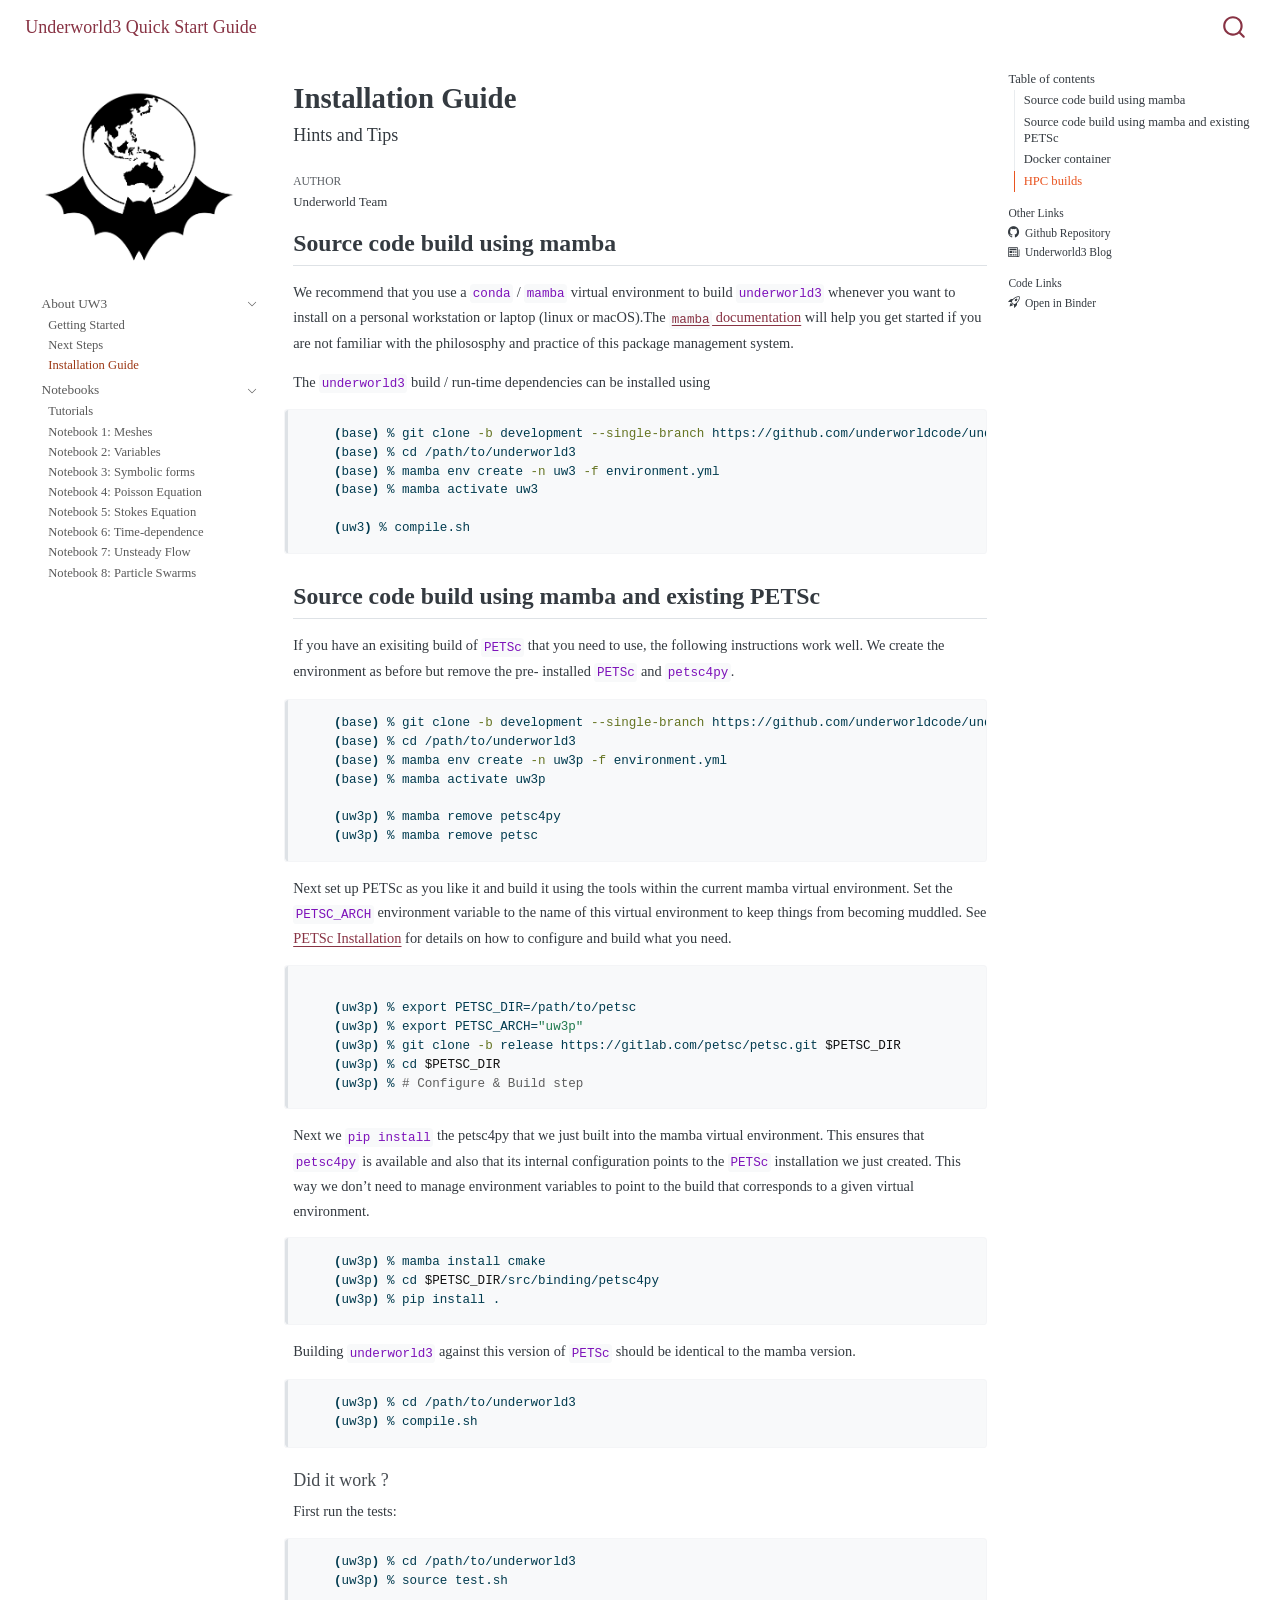
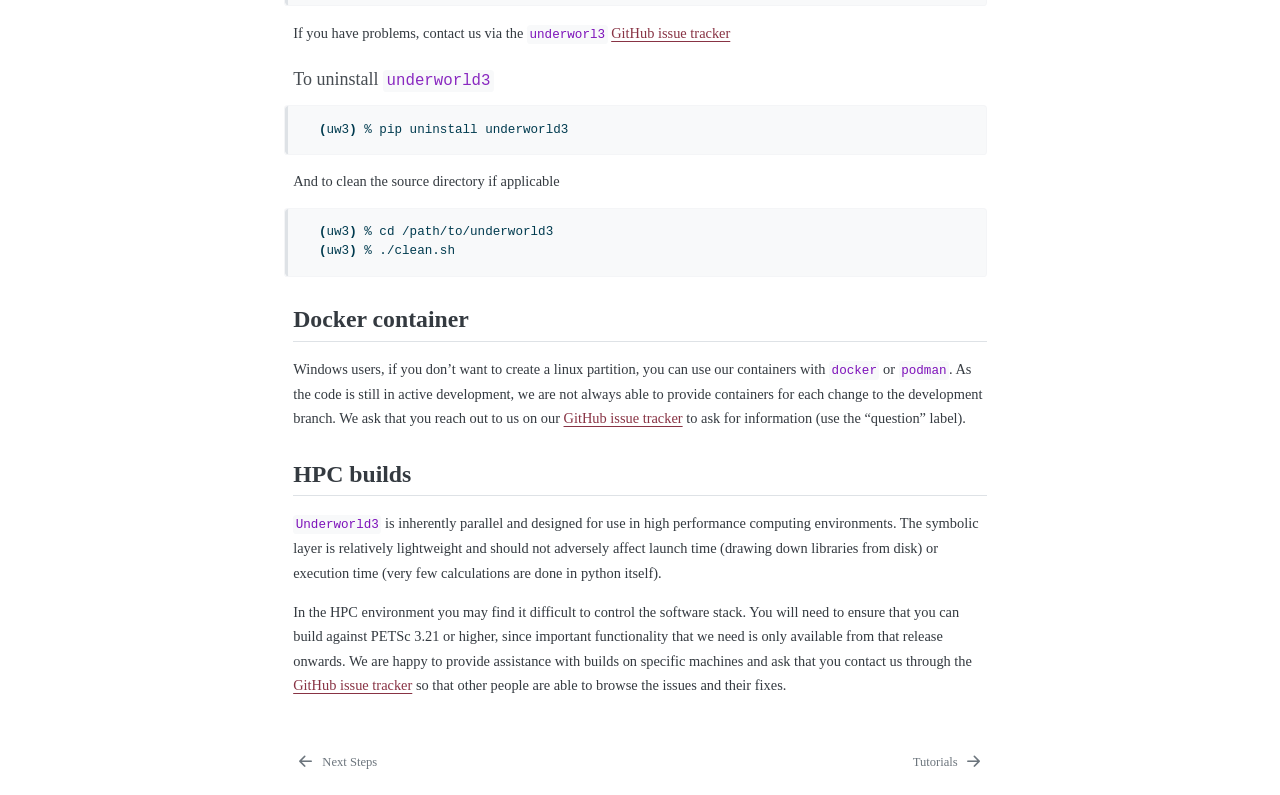
<file: development/_quickstart/Installation.html>
<!DOCTYPE html>
<html xmlns="http://www.w3.org/1999/xhtml" lang="en" xml:lang="en"><head>

<meta charset="utf-8">
<meta name="generator" content="quarto-1.7.32">

<meta name="viewport" content="width=device-width, initial-scale=1.0, user-scalable=yes">


<title>Installation Guide – Underworld3 Quick Start Guide</title>
<style>
code{white-space: pre-wrap;}
span.smallcaps{font-variant: small-caps;}
div.columns{display: flex; gap: min(4vw, 1.5em);}
div.column{flex: auto; overflow-x: auto;}
div.hanging-indent{margin-left: 1.5em; text-indent: -1.5em;}
ul.task-list{list-style: none;}
ul.task-list li input[type="checkbox"] {
  width: 0.8em;
  margin: 0 0.8em 0.2em -1em; /* quarto-specific, see https://github.com/quarto-dev/quarto-cli/issues/4556 */ 
  vertical-align: middle;
}
/* CSS for syntax highlighting */
html { -webkit-text-size-adjust: 100%; }
pre > code.sourceCode { white-space: pre; position: relative; }
pre > code.sourceCode > span { display: inline-block; line-height: 1.25; }
pre > code.sourceCode > span:empty { height: 1.2em; }
.sourceCode { overflow: visible; }
code.sourceCode > span { color: inherit; text-decoration: inherit; }
div.sourceCode { margin: 1em 0; }
pre.sourceCode { margin: 0; }
@media screen {
div.sourceCode { overflow: auto; }
}
@media print {
pre > code.sourceCode { white-space: pre-wrap; }
pre > code.sourceCode > span { text-indent: -5em; padding-left: 5em; }
}
pre.numberSource code
  { counter-reset: source-line 0; }
pre.numberSource code > span
  { position: relative; left: -4em; counter-increment: source-line; }
pre.numberSource code > span > a:first-child::before
  { content: counter(source-line);
    position: relative; left: -1em; text-align: right; vertical-align: baseline;
    border: none; display: inline-block;
    -webkit-touch-callout: none; -webkit-user-select: none;
    -khtml-user-select: none; -moz-user-select: none;
    -ms-user-select: none; user-select: none;
    padding: 0 4px; width: 4em;
  }
pre.numberSource { margin-left: 3em;  padding-left: 4px; }
div.sourceCode
  {   }
@media screen {
pre > code.sourceCode > span > a:first-child::before { text-decoration: underline; }
}
</style>


<script src="site_libs/quarto-nav/quarto-nav.js"></script>
<script src="site_libs/quarto-nav/headroom.min.js"></script>
<script src="site_libs/clipboard/clipboard.min.js"></script>
<script src="site_libs/quarto-search/autocomplete.umd.js"></script>
<script src="site_libs/quarto-search/fuse.min.js"></script>
<script src="site_libs/quarto-search/quarto-search.js"></script>
<meta name="quarto:offset" content="./">
<link href="./Notebooks/Notebook_Index.html" rel="next">
<link href="./NextSteps.html" rel="prev">
<script src="site_libs/quarto-html/quarto.js" type="module"></script>
<script src="site_libs/quarto-html/tabsets/tabsets.js" type="module"></script>
<script src="site_libs/quarto-html/popper.min.js"></script>
<script src="site_libs/quarto-html/tippy.umd.min.js"></script>
<script src="site_libs/quarto-html/anchor.min.js"></script>
<link href="site_libs/quarto-html/tippy.css" rel="stylesheet">
<link href="site_libs/quarto-html/quarto-syntax-highlighting-37eea08aefeeee20ff55810ff984fec1.css" rel="stylesheet" id="quarto-text-highlighting-styles">
<script src="site_libs/bootstrap/bootstrap.min.js"></script>
<link href="site_libs/bootstrap/bootstrap-icons.css" rel="stylesheet">
<link href="site_libs/bootstrap/bootstrap-76f2b820780123f3617447b9c3525452.min.css" rel="stylesheet" append-hash="true" id="quarto-bootstrap" data-mode="light">
<script id="quarto-search-options" type="application/json">{
  "location": "navbar",
  "copy-button": false,
  "collapse-after": 3,
  "panel-placement": "end",
  "type": "overlay",
  "limit": 50,
  "keyboard-shortcut": [
    "f",
    "/",
    "s"
  ],
  "show-item-context": false,
  "language": {
    "search-no-results-text": "No results",
    "search-matching-documents-text": "matching documents",
    "search-copy-link-title": "Copy link to search",
    "search-hide-matches-text": "Hide additional matches",
    "search-more-match-text": "more match in this document",
    "search-more-matches-text": "more matches in this document",
    "search-clear-button-title": "Clear",
    "search-text-placeholder": "",
    "search-detached-cancel-button-title": "Cancel",
    "search-submit-button-title": "Submit",
    "search-label": "Search"
  }
}</script>


</head>

<body class="nav-sidebar floating nav-fixed quarto-light">

<div id="quarto-search-results"></div>
  <header id="quarto-header" class="headroom fixed-top">
    <nav class="navbar navbar-expand-lg " data-bs-theme="dark">
      <div class="navbar-container container-fluid">
      <div class="navbar-brand-container mx-auto">
    <a class="navbar-brand" href="./index.html">
    <span class="navbar-title">Underworld3 Quick Start Guide</span>
    </a>
  </div>
        <div class="quarto-navbar-tools tools-end">
</div>
          <div id="quarto-search" class="" title="Search"></div>
      </div> <!-- /container-fluid -->
    </nav>
  <nav class="quarto-secondary-nav">
    <div class="container-fluid d-flex">
      <button type="button" class="quarto-btn-toggle btn" data-bs-toggle="collapse" role="button" data-bs-target=".quarto-sidebar-collapse-item" aria-controls="quarto-sidebar" aria-expanded="false" aria-label="Toggle sidebar navigation" onclick="if (window.quartoToggleHeadroom) { window.quartoToggleHeadroom(); }">
        <i class="bi bi-layout-text-sidebar-reverse"></i>
      </button>
        <a class="flex-grow-1 no-decor" role="navigation" data-bs-toggle="collapse" data-bs-target=".quarto-sidebar-collapse-item" aria-controls="quarto-sidebar" aria-expanded="false" aria-label="Toggle sidebar navigation" onclick="if (window.quartoToggleHeadroom) { window.quartoToggleHeadroom(); }">      
          <h1 class="quarto-secondary-nav-title"><span class="chapter-title">Installation Guide</span></h1>
        </a>     
    </div>
  </nav>
</header>
<!-- content -->
<div id="quarto-content" class="quarto-container page-columns page-rows-contents page-layout-article page-navbar">
<!-- sidebar -->
  <nav id="quarto-sidebar" class="sidebar collapse collapse-horizontal quarto-sidebar-collapse-item sidebar-navigation floating overflow-auto">
    <div class="pt-lg-2 mt-2 text-left sidebar-header sidebar-header-stacked">
      <a href="./index.html" class="sidebar-logo-link">
      <img src="./media/MansoursNightmare.png" alt="" class="sidebar-logo py-0 d-lg-inline d-none">
      </a>
      </div>
    <div class="sidebar-menu-container"> 
    <ul class="list-unstyled mt-1">
        <li class="sidebar-item sidebar-item-section">
      <div class="sidebar-item-container"> 
            <a class="sidebar-item-text sidebar-link text-start" data-bs-toggle="collapse" data-bs-target="#quarto-sidebar-section-1" role="navigation" aria-expanded="true">
 <span class="menu-text">About UW3</span></a>
          <a class="sidebar-item-toggle text-start" data-bs-toggle="collapse" data-bs-target="#quarto-sidebar-section-1" role="navigation" aria-expanded="true" aria-label="Toggle section">
            <i class="bi bi-chevron-right ms-2"></i>
          </a> 
      </div>
      <ul id="quarto-sidebar-section-1" class="collapse list-unstyled sidebar-section depth1 show">  
          <li class="sidebar-item">
  <div class="sidebar-item-container"> 
  <a href="./index.html" class="sidebar-item-text sidebar-link"><span class="chapter-title">Getting Started</span></a>
  </div>
</li>
          <li class="sidebar-item">
  <div class="sidebar-item-container"> 
  <a href="./NextSteps.html" class="sidebar-item-text sidebar-link"><span class="chapter-title">Next Steps</span></a>
  </div>
</li>
          <li class="sidebar-item">
  <div class="sidebar-item-container"> 
  <a href="./Installation.html" class="sidebar-item-text sidebar-link active"><span class="chapter-title">Installation Guide</span></a>
  </div>
</li>
      </ul>
  </li>
        <li class="sidebar-item sidebar-item-section">
      <div class="sidebar-item-container"> 
            <a class="sidebar-item-text sidebar-link text-start" data-bs-toggle="collapse" data-bs-target="#quarto-sidebar-section-2" role="navigation" aria-expanded="true">
 <span class="menu-text">Notebooks</span></a>
          <a class="sidebar-item-toggle text-start" data-bs-toggle="collapse" data-bs-target="#quarto-sidebar-section-2" role="navigation" aria-expanded="true" aria-label="Toggle section">
            <i class="bi bi-chevron-right ms-2"></i>
          </a> 
      </div>
      <ul id="quarto-sidebar-section-2" class="collapse list-unstyled sidebar-section depth1 show">  
          <li class="sidebar-item">
  <div class="sidebar-item-container"> 
  <a href="./Notebooks/Notebook_Index.html" class="sidebar-item-text sidebar-link"><span class="chapter-title">Tutorials</span></a>
  </div>
</li>
          <li class="sidebar-item">
  <div class="sidebar-item-container"> 
  <a href="./Notebooks/1-Meshes.html" class="sidebar-item-text sidebar-link"><span class="chapter-title">Notebook 1: Meshes</span></a>
  </div>
</li>
          <li class="sidebar-item">
  <div class="sidebar-item-container"> 
  <a href="./Notebooks/2-Variables.html" class="sidebar-item-text sidebar-link"><span class="chapter-title">Notebook 2: Variables</span></a>
  </div>
</li>
          <li class="sidebar-item">
  <div class="sidebar-item-container"> 
  <a href="./Notebooks/3-Symbolic_Forms.html" class="sidebar-item-text sidebar-link"><span class="chapter-title">Notebook 3: Symbolic forms</span></a>
  </div>
</li>
          <li class="sidebar-item">
  <div class="sidebar-item-container"> 
  <a href="./Notebooks/4-Solvers.html" class="sidebar-item-text sidebar-link"><span class="chapter-title">Notebook 4: Poisson Equation</span></a>
  </div>
</li>
          <li class="sidebar-item">
  <div class="sidebar-item-container"> 
  <a href="./Notebooks/5-Solvers.html" class="sidebar-item-text sidebar-link"><span class="chapter-title">Notebook 5: Stokes Equation</span></a>
  </div>
</li>
          <li class="sidebar-item">
  <div class="sidebar-item-container"> 
  <a href="./Notebooks/6-Timestepping.html" class="sidebar-item-text sidebar-link"><span class="chapter-title">Notebook 6: Time-dependence</span></a>
  </div>
</li>
          <li class="sidebar-item">
  <div class="sidebar-item-container"> 
  <a href="./Notebooks/7-Unsteady_Flow.html" class="sidebar-item-text sidebar-link"><span class="chapter-title">Notebook 7: Unsteady Flow</span></a>
  </div>
</li>
          <li class="sidebar-item">
  <div class="sidebar-item-container"> 
  <a href="./Notebooks/8-Particle_Swarms.html" class="sidebar-item-text sidebar-link"><span class="chapter-title">Notebook 8: Particle Swarms</span></a>
  </div>
</li>
      </ul>
  </li>
    </ul>
    </div>
</nav>
<div id="quarto-sidebar-glass" class="quarto-sidebar-collapse-item" data-bs-toggle="collapse" data-bs-target=".quarto-sidebar-collapse-item"></div>
<!-- margin-sidebar -->
    <div id="quarto-margin-sidebar" class="sidebar margin-sidebar">
        <nav id="TOC" role="doc-toc" class="toc-active">
    <h2 id="toc-title">Table of contents</h2>
   
  <ul>
  <li><a href="#source-code-build-using-mamba" id="toc-source-code-build-using-mamba" class="nav-link active" data-scroll-target="#source-code-build-using-mamba">Source code build using mamba</a></li>
  <li><a href="#source-code-build-using-mamba-and-existing-petsc" id="toc-source-code-build-using-mamba-and-existing-petsc" class="nav-link" data-scroll-target="#source-code-build-using-mamba-and-existing-petsc">Source code build using mamba and existing PETSc</a></li>
  <li><a href="#docker-container" id="toc-docker-container" class="nav-link" data-scroll-target="#docker-container">Docker container</a></li>
  <li><a href="#hpc-builds" id="toc-hpc-builds" class="nav-link" data-scroll-target="#hpc-builds">HPC builds</a></li>
  </ul>
<div class="quarto-other-links"><h2>Other Links</h2><ul><li><a href="https://github.com/underworldcode/underworld3"><i class="bi bi-github"></i>Github Repository</a></li><li><a href="https://www.underworlcode.org"><i class="bi bi-newspaper"></i>Underworld3 Blog</a></li></ul></div><div class="quarto-code-links"><h2>Code Links</h2><ul><li><a href="https://mybinder.org/v2/gh/underworld-community/uw3-demo-launcher/HEAD?labpath=underworld3%2Fdocs%2Fuser%2FNotebooks%2FNotebook_Index.ipynb"><i class="bi bi-rocket-takeoff"></i>Open in Binder</a></li></ul></div></nav>
    </div>
<!-- main -->
<main class="content" id="quarto-document-content">

<header id="title-block-header" class="quarto-title-block default">
<div class="quarto-title">
<h1 class="title d-none d-lg-block"><span class="chapter-title">Installation Guide</span></h1>
<p class="subtitle lead">Hints and Tips</p>
</div>



<div class="quarto-title-meta">

    <div>
    <div class="quarto-title-meta-heading">Author</div>
    <div class="quarto-title-meta-contents">
             <p>Underworld Team </p>
          </div>
  </div>
    
  
    
  </div>
  


</header>


<section id="source-code-build-using-mamba" class="level2">
<h2 class="anchored" data-anchor-id="source-code-build-using-mamba">Source code build using mamba</h2>
<p>We recommend that you use a <code>conda</code> / <code>mamba</code> virtual environment to build <code>underworld3</code> whenever you want to install on a personal workstation or laptop (linux or macOS).The <a href="https://mamba.readthedocs.io/en/latest/index.html"><code>mamba</code> documentation</a> will help you get started if you are not familiar with the philososphy and practice of this package management system.</p>
<p>The <code>underworld3</code> build / run-time dependencies can be installed using</p>
<div class="sourceCode" id="cb1"><pre class="sourceCode bash code-with-copy"><code class="sourceCode bash"><span id="cb1-1"><a href="#cb1-1" aria-hidden="true" tabindex="-1"></a>    <span class="kw">(</span><span class="ex">base</span><span class="kw">)</span> <span class="ex">%</span> git clone <span class="at">-b</span> development <span class="at">--single-branch</span> https://github.com/underworldcode/underworld3 /path/to/underworld3</span>
<span id="cb1-2"><a href="#cb1-2" aria-hidden="true" tabindex="-1"></a>    <span class="kw">(</span><span class="ex">base</span><span class="kw">)</span> <span class="ex">%</span> cd /path/to/underworld3</span>
<span id="cb1-3"><a href="#cb1-3" aria-hidden="true" tabindex="-1"></a>    <span class="kw">(</span><span class="ex">base</span><span class="kw">)</span> <span class="ex">%</span> mamba env create <span class="at">-n</span> uw3 <span class="at">-f</span> environment.yml</span>
<span id="cb1-4"><a href="#cb1-4" aria-hidden="true" tabindex="-1"></a>    <span class="kw">(</span><span class="ex">base</span><span class="kw">)</span> <span class="ex">%</span> mamba activate uw3</span>
<span id="cb1-5"><a href="#cb1-5" aria-hidden="true" tabindex="-1"></a></span>
<span id="cb1-6"><a href="#cb1-6" aria-hidden="true" tabindex="-1"></a>    <span class="kw">(</span><span class="ex">uw3</span><span class="kw">)</span> <span class="ex">%</span> compile.sh</span></code><button title="Copy to Clipboard" class="code-copy-button"><i class="bi"></i></button></pre></div>
</section>
<section id="source-code-build-using-mamba-and-existing-petsc" class="level2">
<h2 class="anchored" data-anchor-id="source-code-build-using-mamba-and-existing-petsc">Source code build using mamba and existing PETSc</h2>
<p>If you have an exisiting build of <code>PETSc</code> that you need to use, the following instructions work well. We create the environment as before but remove the pre- installed <code>PETSc</code> and <code>petsc4py</code>.</p>
<div class="sourceCode" id="cb2"><pre class="sourceCode bash code-with-copy"><code class="sourceCode bash"><span id="cb2-1"><a href="#cb2-1" aria-hidden="true" tabindex="-1"></a>    <span class="kw">(</span><span class="ex">base</span><span class="kw">)</span> <span class="ex">%</span> git clone <span class="at">-b</span> development <span class="at">--single-branch</span> https://github.com/underworldcode/underworld3 /path/to/underworld3</span>
<span id="cb2-2"><a href="#cb2-2" aria-hidden="true" tabindex="-1"></a>    <span class="kw">(</span><span class="ex">base</span><span class="kw">)</span> <span class="ex">%</span> cd /path/to/underworld3</span>
<span id="cb2-3"><a href="#cb2-3" aria-hidden="true" tabindex="-1"></a>    <span class="kw">(</span><span class="ex">base</span><span class="kw">)</span> <span class="ex">%</span> mamba env create <span class="at">-n</span> uw3p <span class="at">-f</span> environment.yml</span>
<span id="cb2-4"><a href="#cb2-4" aria-hidden="true" tabindex="-1"></a>    <span class="kw">(</span><span class="ex">base</span><span class="kw">)</span> <span class="ex">%</span> mamba activate uw3p</span>
<span id="cb2-5"><a href="#cb2-5" aria-hidden="true" tabindex="-1"></a></span>
<span id="cb2-6"><a href="#cb2-6" aria-hidden="true" tabindex="-1"></a>    <span class="kw">(</span><span class="ex">uw3p</span><span class="kw">)</span> <span class="ex">%</span> mamba remove petsc4py</span>
<span id="cb2-7"><a href="#cb2-7" aria-hidden="true" tabindex="-1"></a>    <span class="kw">(</span><span class="ex">uw3p</span><span class="kw">)</span> <span class="ex">%</span> mamba remove petsc</span></code><button title="Copy to Clipboard" class="code-copy-button"><i class="bi"></i></button></pre></div>
<p>Next set up PETSc as you like it and build it using the tools within the current mamba virtual environment. Set the <code>PETSC_ARCH</code> environment variable to the name of this virtual environment to keep things from becoming muddled. See <a href="">PETSc Installation</a> for details on how to configure and build what you need.</p>
<div class="sourceCode" id="cb3"><pre class="sourceCode bash code-with-copy"><code class="sourceCode bash"><span id="cb3-1"><a href="#cb3-1" aria-hidden="true" tabindex="-1"></a></span>
<span id="cb3-2"><a href="#cb3-2" aria-hidden="true" tabindex="-1"></a>    <span class="kw">(</span><span class="ex">uw3p</span><span class="kw">)</span> <span class="ex">%</span> export PETSC_DIR=/path/to/petsc</span>
<span id="cb3-3"><a href="#cb3-3" aria-hidden="true" tabindex="-1"></a>    <span class="kw">(</span><span class="ex">uw3p</span><span class="kw">)</span> <span class="ex">%</span> export PETSC_ARCH=<span class="st">"uw3p"</span></span>
<span id="cb3-4"><a href="#cb3-4" aria-hidden="true" tabindex="-1"></a>    <span class="kw">(</span><span class="ex">uw3p</span><span class="kw">)</span> <span class="ex">%</span> git clone <span class="at">-b</span> release https://gitlab.com/petsc/petsc.git <span class="va">$PETSC_DIR</span></span>
<span id="cb3-5"><a href="#cb3-5" aria-hidden="true" tabindex="-1"></a>    <span class="kw">(</span><span class="ex">uw3p</span><span class="kw">)</span> <span class="ex">%</span> cd <span class="va">$PETSC_DIR</span></span>
<span id="cb3-6"><a href="#cb3-6" aria-hidden="true" tabindex="-1"></a>    <span class="kw">(</span><span class="ex">uw3p</span><span class="kw">)</span> <span class="ex">%</span> <span class="co"># Configure &amp; Build step</span></span></code><button title="Copy to Clipboard" class="code-copy-button"><i class="bi"></i></button></pre></div>
<p>Next we <code>pip install</code> the petsc4py that we just built into the mamba virtual environment. This ensures that <code>petsc4py</code> is available and also that its internal configuration points to the <code>PETSc</code> installation we just created. This way we don’t need to manage environment variables to point to the build that corresponds to a given virtual environment.</p>
<div class="sourceCode" id="cb4"><pre class="sourceCode bash code-with-copy"><code class="sourceCode bash"><span id="cb4-1"><a href="#cb4-1" aria-hidden="true" tabindex="-1"></a>    <span class="kw">(</span><span class="ex">uw3p</span><span class="kw">)</span> <span class="ex">%</span> mamba install cmake</span>
<span id="cb4-2"><a href="#cb4-2" aria-hidden="true" tabindex="-1"></a>    <span class="kw">(</span><span class="ex">uw3p</span><span class="kw">)</span> <span class="ex">%</span> cd <span class="va">$PETSC_DIR</span>/src/binding/petsc4py</span>
<span id="cb4-3"><a href="#cb4-3" aria-hidden="true" tabindex="-1"></a>    <span class="kw">(</span><span class="ex">uw3p</span><span class="kw">)</span> <span class="ex">%</span> pip install .</span></code><button title="Copy to Clipboard" class="code-copy-button"><i class="bi"></i></button></pre></div>
<p>Building <code>underworld3</code> against this version of <code>PETSc</code> should be identical to the mamba version.</p>
<div class="sourceCode" id="cb5"><pre class="sourceCode bash code-with-copy"><code class="sourceCode bash"><span id="cb5-1"><a href="#cb5-1" aria-hidden="true" tabindex="-1"></a>    <span class="kw">(</span><span class="ex">uw3p</span><span class="kw">)</span> <span class="ex">%</span> cd /path/to/underworld3</span>
<span id="cb5-2"><a href="#cb5-2" aria-hidden="true" tabindex="-1"></a>    <span class="kw">(</span><span class="ex">uw3p</span><span class="kw">)</span> <span class="ex">%</span> compile.sh</span></code><button title="Copy to Clipboard" class="code-copy-button"><i class="bi"></i></button></pre></div>
<section id="did-it-work" class="level4">
<h4 class="anchored" data-anchor-id="did-it-work">Did it work ?</h4>
<p>First run the tests:</p>
<div class="sourceCode" id="cb6"><pre class="sourceCode bash code-with-copy"><code class="sourceCode bash"><span id="cb6-1"><a href="#cb6-1" aria-hidden="true" tabindex="-1"></a>    <span class="kw">(</span><span class="ex">uw3p</span><span class="kw">)</span> <span class="ex">%</span> cd /path/to/underworld3</span>
<span id="cb6-2"><a href="#cb6-2" aria-hidden="true" tabindex="-1"></a>    <span class="kw">(</span><span class="ex">uw3p</span><span class="kw">)</span> <span class="ex">%</span> source test.sh</span></code><button title="Copy to Clipboard" class="code-copy-button"><i class="bi"></i></button></pre></div>
<p>If you have problems, contact us via the <code>underworl3</code> <a href="https://github.com/underworldcode/underworld3/issues">GitHub issue tracker</a></p>
</section>
<section id="to-uninstall-underworld3" class="level4">
<h4 class="anchored" data-anchor-id="to-uninstall-underworld3">To uninstall <code>underworld3</code></h4>
<div class="sourceCode" id="cb7"><pre class="sourceCode bash code-with-copy"><code class="sourceCode bash"><span id="cb7-1"><a href="#cb7-1" aria-hidden="true" tabindex="-1"></a>  <span class="kw">(</span><span class="ex">uw3</span><span class="kw">)</span> <span class="ex">%</span> pip uninstall underworld3</span></code><button title="Copy to Clipboard" class="code-copy-button"><i class="bi"></i></button></pre></div>
<p>And to clean the source directory if applicable</p>
<div class="sourceCode" id="cb8"><pre class="sourceCode bash code-with-copy"><code class="sourceCode bash"><span id="cb8-1"><a href="#cb8-1" aria-hidden="true" tabindex="-1"></a>  <span class="kw">(</span><span class="ex">uw3</span><span class="kw">)</span> <span class="ex">%</span> cd /path/to/underworld3</span>
<span id="cb8-2"><a href="#cb8-2" aria-hidden="true" tabindex="-1"></a>  <span class="kw">(</span><span class="ex">uw3</span><span class="kw">)</span> <span class="ex">%</span> ./clean.sh</span></code><button title="Copy to Clipboard" class="code-copy-button"><i class="bi"></i></button></pre></div>
</section>
</section>
<section id="docker-container" class="level2">
<h2 class="anchored" data-anchor-id="docker-container">Docker container</h2>
<p>Windows users, if you don’t want to create a linux partition, you can use our containers with <code>docker</code> or <code>podman</code>. As the code is still in active development, we are not always able to provide containers for each change to the development branch. We ask that you reach out to us on our <a href="https://github.com/underworldcode/underworld3/issues">GitHub issue tracker</a> to ask for information (use the “question” label).</p>
</section>
<section id="hpc-builds" class="level2">
<h2 class="anchored" data-anchor-id="hpc-builds">HPC builds</h2>
<p><code>Underworld3</code> is inherently parallel and designed for use in high performance computing environments. The symbolic layer is relatively lightweight and should not adversely affect launch time (drawing down libraries from disk) or execution time (very few calculations are done in python itself).</p>
<p>In the HPC environment you may find it difficult to control the software stack. You will need to ensure that you can build against PETSc 3.21 or higher, since important functionality that we need is only available from that release onwards. We are happy to provide assistance with builds on specific machines and ask that you contact us through the <a href="https://github.com/underworldcode/underworld3/issues">GitHub issue tracker</a> so that other people are able to browse the issues and their fixes.</p>


</section>

</main> <!-- /main -->
<script id="quarto-html-after-body" type="application/javascript">
  window.document.addEventListener("DOMContentLoaded", function (event) {
    const icon = "";
    const anchorJS = new window.AnchorJS();
    anchorJS.options = {
      placement: 'right',
      icon: icon
    };
    anchorJS.add('.anchored');
    const isCodeAnnotation = (el) => {
      for (const clz of el.classList) {
        if (clz.startsWith('code-annotation-')) {                     
          return true;
        }
      }
      return false;
    }
    const onCopySuccess = function(e) {
      // button target
      const button = e.trigger;
      // don't keep focus
      button.blur();
      // flash "checked"
      button.classList.add('code-copy-button-checked');
      var currentTitle = button.getAttribute("title");
      button.setAttribute("title", "Copied!");
      let tooltip;
      if (window.bootstrap) {
        button.setAttribute("data-bs-toggle", "tooltip");
        button.setAttribute("data-bs-placement", "left");
        button.setAttribute("data-bs-title", "Copied!");
        tooltip = new bootstrap.Tooltip(button, 
          { trigger: "manual", 
            customClass: "code-copy-button-tooltip",
            offset: [0, -8]});
        tooltip.show();    
      }
      setTimeout(function() {
        if (tooltip) {
          tooltip.hide();
          button.removeAttribute("data-bs-title");
          button.removeAttribute("data-bs-toggle");
          button.removeAttribute("data-bs-placement");
        }
        button.setAttribute("title", currentTitle);
        button.classList.remove('code-copy-button-checked');
      }, 1000);
      // clear code selection
      e.clearSelection();
    }
    const getTextToCopy = function(trigger) {
        const codeEl = trigger.previousElementSibling.cloneNode(true);
        for (const childEl of codeEl.children) {
          if (isCodeAnnotation(childEl)) {
            childEl.remove();
          }
        }
        return codeEl.innerText;
    }
    const clipboard = new window.ClipboardJS('.code-copy-button:not([data-in-quarto-modal])', {
      text: getTextToCopy
    });
    clipboard.on('success', onCopySuccess);
    if (window.document.getElementById('quarto-embedded-source-code-modal')) {
      const clipboardModal = new window.ClipboardJS('.code-copy-button[data-in-quarto-modal]', {
        text: getTextToCopy,
        container: window.document.getElementById('quarto-embedded-source-code-modal')
      });
      clipboardModal.on('success', onCopySuccess);
    }
      var localhostRegex = new RegExp(/^(?:http|https):\/\/localhost\:?[0-9]*\//);
      var mailtoRegex = new RegExp(/^mailto:/);
        var filterRegex = new RegExp('/' + window.location.host + '/');
      var isInternal = (href) => {
          return filterRegex.test(href) || localhostRegex.test(href) || mailtoRegex.test(href);
      }
      // Inspect non-navigation links and adorn them if external
     var links = window.document.querySelectorAll('a[href]:not(.nav-link):not(.navbar-brand):not(.toc-action):not(.sidebar-link):not(.sidebar-item-toggle):not(.pagination-link):not(.no-external):not([aria-hidden]):not(.dropdown-item):not(.quarto-navigation-tool):not(.about-link)');
      for (var i=0; i<links.length; i++) {
        const link = links[i];
        if (!isInternal(link.href)) {
          // undo the damage that might have been done by quarto-nav.js in the case of
          // links that we want to consider external
          if (link.dataset.originalHref !== undefined) {
            link.href = link.dataset.originalHref;
          }
        }
      }
    function tippyHover(el, contentFn, onTriggerFn, onUntriggerFn) {
      const config = {
        allowHTML: true,
        maxWidth: 500,
        delay: 100,
        arrow: false,
        appendTo: function(el) {
            return el.parentElement;
        },
        interactive: true,
        interactiveBorder: 10,
        theme: 'quarto',
        placement: 'bottom-start',
      };
      if (contentFn) {
        config.content = contentFn;
      }
      if (onTriggerFn) {
        config.onTrigger = onTriggerFn;
      }
      if (onUntriggerFn) {
        config.onUntrigger = onUntriggerFn;
      }
      window.tippy(el, config); 
    }
    const noterefs = window.document.querySelectorAll('a[role="doc-noteref"]');
    for (var i=0; i<noterefs.length; i++) {
      const ref = noterefs[i];
      tippyHover(ref, function() {
        // use id or data attribute instead here
        let href = ref.getAttribute('data-footnote-href') || ref.getAttribute('href');
        try { href = new URL(href).hash; } catch {}
        const id = href.replace(/^#\/?/, "");
        const note = window.document.getElementById(id);
        if (note) {
          return note.innerHTML;
        } else {
          return "";
        }
      });
    }
    const xrefs = window.document.querySelectorAll('a.quarto-xref');
    const processXRef = (id, note) => {
      // Strip column container classes
      const stripColumnClz = (el) => {
        el.classList.remove("page-full", "page-columns");
        if (el.children) {
          for (const child of el.children) {
            stripColumnClz(child);
          }
        }
      }
      stripColumnClz(note)
      if (id === null || id.startsWith('sec-')) {
        // Special case sections, only their first couple elements
        const container = document.createElement("div");
        if (note.children && note.children.length > 2) {
          container.appendChild(note.children[0].cloneNode(true));
          for (let i = 1; i < note.children.length; i++) {
            const child = note.children[i];
            if (child.tagName === "P" && child.innerText === "") {
              continue;
            } else {
              container.appendChild(child.cloneNode(true));
              break;
            }
          }
          if (window.Quarto?.typesetMath) {
            window.Quarto.typesetMath(container);
          }
          return container.innerHTML
        } else {
          if (window.Quarto?.typesetMath) {
            window.Quarto.typesetMath(note);
          }
          return note.innerHTML;
        }
      } else {
        // Remove any anchor links if they are present
        const anchorLink = note.querySelector('a.anchorjs-link');
        if (anchorLink) {
          anchorLink.remove();
        }
        if (window.Quarto?.typesetMath) {
          window.Quarto.typesetMath(note);
        }
        if (note.classList.contains("callout")) {
          return note.outerHTML;
        } else {
          return note.innerHTML;
        }
      }
    }
    for (var i=0; i<xrefs.length; i++) {
      const xref = xrefs[i];
      tippyHover(xref, undefined, function(instance) {
        instance.disable();
        let url = xref.getAttribute('href');
        let hash = undefined; 
        if (url.startsWith('#')) {
          hash = url;
        } else {
          try { hash = new URL(url).hash; } catch {}
        }
        if (hash) {
          const id = hash.replace(/^#\/?/, "");
          const note = window.document.getElementById(id);
          if (note !== null) {
            try {
              const html = processXRef(id, note.cloneNode(true));
              instance.setContent(html);
            } finally {
              instance.enable();
              instance.show();
            }
          } else {
            // See if we can fetch this
            fetch(url.split('#')[0])
            .then(res => res.text())
            .then(html => {
              const parser = new DOMParser();
              const htmlDoc = parser.parseFromString(html, "text/html");
              const note = htmlDoc.getElementById(id);
              if (note !== null) {
                const html = processXRef(id, note);
                instance.setContent(html);
              } 
            }).finally(() => {
              instance.enable();
              instance.show();
            });
          }
        } else {
          // See if we can fetch a full url (with no hash to target)
          // This is a special case and we should probably do some content thinning / targeting
          fetch(url)
          .then(res => res.text())
          .then(html => {
            const parser = new DOMParser();
            const htmlDoc = parser.parseFromString(html, "text/html");
            const note = htmlDoc.querySelector('main.content');
            if (note !== null) {
              // This should only happen for chapter cross references
              // (since there is no id in the URL)
              // remove the first header
              if (note.children.length > 0 && note.children[0].tagName === "HEADER") {
                note.children[0].remove();
              }
              const html = processXRef(null, note);
              instance.setContent(html);
            } 
          }).finally(() => {
            instance.enable();
            instance.show();
          });
        }
      }, function(instance) {
      });
    }
        let selectedAnnoteEl;
        const selectorForAnnotation = ( cell, annotation) => {
          let cellAttr = 'data-code-cell="' + cell + '"';
          let lineAttr = 'data-code-annotation="' +  annotation + '"';
          const selector = 'span[' + cellAttr + '][' + lineAttr + ']';
          return selector;
        }
        const selectCodeLines = (annoteEl) => {
          const doc = window.document;
          const targetCell = annoteEl.getAttribute("data-target-cell");
          const targetAnnotation = annoteEl.getAttribute("data-target-annotation");
          const annoteSpan = window.document.querySelector(selectorForAnnotation(targetCell, targetAnnotation));
          const lines = annoteSpan.getAttribute("data-code-lines").split(",");
          const lineIds = lines.map((line) => {
            return targetCell + "-" + line;
          })
          let top = null;
          let height = null;
          let parent = null;
          if (lineIds.length > 0) {
              //compute the position of the single el (top and bottom and make a div)
              const el = window.document.getElementById(lineIds[0]);
              top = el.offsetTop;
              height = el.offsetHeight;
              parent = el.parentElement.parentElement;
            if (lineIds.length > 1) {
              const lastEl = window.document.getElementById(lineIds[lineIds.length - 1]);
              const bottom = lastEl.offsetTop + lastEl.offsetHeight;
              height = bottom - top;
            }
            if (top !== null && height !== null && parent !== null) {
              // cook up a div (if necessary) and position it 
              let div = window.document.getElementById("code-annotation-line-highlight");
              if (div === null) {
                div = window.document.createElement("div");
                div.setAttribute("id", "code-annotation-line-highlight");
                div.style.position = 'absolute';
                parent.appendChild(div);
              }
              div.style.top = top - 2 + "px";
              div.style.height = height + 4 + "px";
              div.style.left = 0;
              let gutterDiv = window.document.getElementById("code-annotation-line-highlight-gutter");
              if (gutterDiv === null) {
                gutterDiv = window.document.createElement("div");
                gutterDiv.setAttribute("id", "code-annotation-line-highlight-gutter");
                gutterDiv.style.position = 'absolute';
                const codeCell = window.document.getElementById(targetCell);
                const gutter = codeCell.querySelector('.code-annotation-gutter');
                gutter.appendChild(gutterDiv);
              }
              gutterDiv.style.top = top - 2 + "px";
              gutterDiv.style.height = height + 4 + "px";
            }
            selectedAnnoteEl = annoteEl;
          }
        };
        const unselectCodeLines = () => {
          const elementsIds = ["code-annotation-line-highlight", "code-annotation-line-highlight-gutter"];
          elementsIds.forEach((elId) => {
            const div = window.document.getElementById(elId);
            if (div) {
              div.remove();
            }
          });
          selectedAnnoteEl = undefined;
        };
          // Handle positioning of the toggle
      window.addEventListener(
        "resize",
        throttle(() => {
          elRect = undefined;
          if (selectedAnnoteEl) {
            selectCodeLines(selectedAnnoteEl);
          }
        }, 10)
      );
      function throttle(fn, ms) {
      let throttle = false;
      let timer;
        return (...args) => {
          if(!throttle) { // first call gets through
              fn.apply(this, args);
              throttle = true;
          } else { // all the others get throttled
              if(timer) clearTimeout(timer); // cancel #2
              timer = setTimeout(() => {
                fn.apply(this, args);
                timer = throttle = false;
              }, ms);
          }
        };
      }
        // Attach click handler to the DT
        const annoteDls = window.document.querySelectorAll('dt[data-target-cell]');
        for (const annoteDlNode of annoteDls) {
          annoteDlNode.addEventListener('click', (event) => {
            const clickedEl = event.target;
            if (clickedEl !== selectedAnnoteEl) {
              unselectCodeLines();
              const activeEl = window.document.querySelector('dt[data-target-cell].code-annotation-active');
              if (activeEl) {
                activeEl.classList.remove('code-annotation-active');
              }
              selectCodeLines(clickedEl);
              clickedEl.classList.add('code-annotation-active');
            } else {
              // Unselect the line
              unselectCodeLines();
              clickedEl.classList.remove('code-annotation-active');
            }
          });
        }
    const findCites = (el) => {
      const parentEl = el.parentElement;
      if (parentEl) {
        const cites = parentEl.dataset.cites;
        if (cites) {
          return {
            el,
            cites: cites.split(' ')
          };
        } else {
          return findCites(el.parentElement)
        }
      } else {
        return undefined;
      }
    };
    var bibliorefs = window.document.querySelectorAll('a[role="doc-biblioref"]');
    for (var i=0; i<bibliorefs.length; i++) {
      const ref = bibliorefs[i];
      const citeInfo = findCites(ref);
      if (citeInfo) {
        tippyHover(citeInfo.el, function() {
          var popup = window.document.createElement('div');
          citeInfo.cites.forEach(function(cite) {
            var citeDiv = window.document.createElement('div');
            citeDiv.classList.add('hanging-indent');
            citeDiv.classList.add('csl-entry');
            var biblioDiv = window.document.getElementById('ref-' + cite);
            if (biblioDiv) {
              citeDiv.innerHTML = biblioDiv.innerHTML;
            }
            popup.appendChild(citeDiv);
          });
          return popup.innerHTML;
        });
      }
    }
  });
  </script>
<nav class="page-navigation">
  <div class="nav-page nav-page-previous">
      <a href="./NextSteps.html" class="pagination-link" aria-label="Next Steps">
        <i class="bi bi-arrow-left-short"></i> <span class="nav-page-text"><span class="chapter-title">Next Steps</span></span>
      </a>          
  </div>
  <div class="nav-page nav-page-next">
      <a href="./Notebooks/Notebook_Index.html" class="pagination-link" aria-label="Tutorials">
        <span class="nav-page-text"><span class="chapter-title">Tutorials</span></span> <i class="bi bi-arrow-right-short"></i>
      </a>
  </div>
</nav>
</div> <!-- /content -->




</body></html>
</file>
<file: development/_quickstart/site_libs/quarto-html/tippy.css>
.tippy-box[data-animation=fade][data-state=hidden]{opacity:0}[data-tippy-root]{max-width:calc(100vw - 10px)}.tippy-box{position:relative;background-color:#333;color:#fff;border-radius:4px;font-size:14px;line-height:1.4;white-space:normal;outline:0;transition-property:transform,visibility,opacity}.tippy-box[data-placement^=top]>.tippy-arrow{bottom:0}.tippy-box[data-placement^=top]>.tippy-arrow:before{bottom:-7px;left:0;border-width:8px 8px 0;border-top-color:initial;transform-origin:center top}.tippy-box[data-placement^=bottom]>.tippy-arrow{top:0}.tippy-box[data-placement^=bottom]>.tippy-arrow:before{top:-7px;left:0;border-width:0 8px 8px;border-bottom-color:initial;transform-origin:center bottom}.tippy-box[data-placement^=left]>.tippy-arrow{right:0}.tippy-box[data-placement^=left]>.tippy-arrow:before{border-width:8px 0 8px 8px;border-left-color:initial;right:-7px;transform-origin:center left}.tippy-box[data-placement^=right]>.tippy-arrow{left:0}.tippy-box[data-placement^=right]>.tippy-arrow:before{left:-7px;border-width:8px 8px 8px 0;border-right-color:initial;transform-origin:center right}.tippy-box[data-inertia][data-state=visible]{transition-timing-function:cubic-bezier(.54,1.5,.38,1.11)}.tippy-arrow{width:16px;height:16px;color:#333}.tippy-arrow:before{content:"";position:absolute;border-color:transparent;border-style:solid}.tippy-content{position:relative;padding:5px 9px;z-index:1}
</file>
<file: development/_quickstart/site_libs/quarto-html/quarto-syntax-highlighting-37eea08aefeeee20ff55810ff984fec1.css>
/* quarto syntax highlight colors */
:root {
  --quarto-hl-ot-color: #003B4F;
  --quarto-hl-at-color: #657422;
  --quarto-hl-ss-color: #20794D;
  --quarto-hl-an-color: #5E5E5E;
  --quarto-hl-fu-color: #4758AB;
  --quarto-hl-st-color: #20794D;
  --quarto-hl-cf-color: #003B4F;
  --quarto-hl-op-color: #5E5E5E;
  --quarto-hl-er-color: #AD0000;
  --quarto-hl-bn-color: #AD0000;
  --quarto-hl-al-color: #AD0000;
  --quarto-hl-va-color: #111111;
  --quarto-hl-bu-color: inherit;
  --quarto-hl-ex-color: inherit;
  --quarto-hl-pp-color: #AD0000;
  --quarto-hl-in-color: #5E5E5E;
  --quarto-hl-vs-color: #20794D;
  --quarto-hl-wa-color: #5E5E5E;
  --quarto-hl-do-color: #5E5E5E;
  --quarto-hl-im-color: #00769E;
  --quarto-hl-ch-color: #20794D;
  --quarto-hl-dt-color: #AD0000;
  --quarto-hl-fl-color: #AD0000;
  --quarto-hl-co-color: #5E5E5E;
  --quarto-hl-cv-color: #5E5E5E;
  --quarto-hl-cn-color: #8f5902;
  --quarto-hl-sc-color: #5E5E5E;
  --quarto-hl-dv-color: #AD0000;
  --quarto-hl-kw-color: #003B4F;
}

/* other quarto variables */
:root {
  --quarto-font-monospace: SFMono-Regular, Menlo, Monaco, Consolas, "Liberation Mono", "Courier New", monospace;
}

/* syntax highlight based on Pandoc's rules */
pre > code.sourceCode > span {
  color: #003B4F;
}

code.sourceCode > span {
  color: #003B4F;
}

div.sourceCode,
div.sourceCode pre.sourceCode {
  color: #003B4F;
}

/* Normal */
code span {
  color: #003B4F;
}

/* Alert */
code span.al {
  color: #AD0000;
  font-style: inherit;
}

/* Annotation */
code span.an {
  color: #5E5E5E;
  font-style: inherit;
}

/* Attribute */
code span.at {
  color: #657422;
  font-style: inherit;
}

/* BaseN */
code span.bn {
  color: #AD0000;
  font-style: inherit;
}

/* BuiltIn */
code span.bu {
  font-style: inherit;
}

/* ControlFlow */
code span.cf {
  color: #003B4F;
  font-weight: bold;
  font-style: inherit;
}

/* Char */
code span.ch {
  color: #20794D;
  font-style: inherit;
}

/* Constant */
code span.cn {
  color: #8f5902;
  font-style: inherit;
}

/* Comment */
code span.co {
  color: #5E5E5E;
  font-style: inherit;
}

/* CommentVar */
code span.cv {
  color: #5E5E5E;
  font-style: italic;
}

/* Documentation */
code span.do {
  color: #5E5E5E;
  font-style: italic;
}

/* DataType */
code span.dt {
  color: #AD0000;
  font-style: inherit;
}

/* DecVal */
code span.dv {
  color: #AD0000;
  font-style: inherit;
}

/* Error */
code span.er {
  color: #AD0000;
  font-style: inherit;
}

/* Extension */
code span.ex {
  font-style: inherit;
}

/* Float */
code span.fl {
  color: #AD0000;
  font-style: inherit;
}

/* Function */
code span.fu {
  color: #4758AB;
  font-style: inherit;
}

/* Import */
code span.im {
  color: #00769E;
  font-style: inherit;
}

/* Information */
code span.in {
  color: #5E5E5E;
  font-style: inherit;
}

/* Keyword */
code span.kw {
  color: #003B4F;
  font-weight: bold;
  font-style: inherit;
}

/* Operator */
code span.op {
  color: #5E5E5E;
  font-style: inherit;
}

/* Other */
code span.ot {
  color: #003B4F;
  font-style: inherit;
}

/* Preprocessor */
code span.pp {
  color: #AD0000;
  font-style: inherit;
}

/* SpecialChar */
code span.sc {
  color: #5E5E5E;
  font-style: inherit;
}

/* SpecialString */
code span.ss {
  color: #20794D;
  font-style: inherit;
}

/* String */
code span.st {
  color: #20794D;
  font-style: inherit;
}

/* Variable */
code span.va {
  color: #111111;
  font-style: inherit;
}

/* VerbatimString */
code span.vs {
  color: #20794D;
  font-style: inherit;
}

/* Warning */
code span.wa {
  color: #5E5E5E;
  font-style: italic;
}

.prevent-inlining {
  content: "</";
}

/*# sourceMappingURL=27d3d809615f7771493d095567f04340.css.map */
</file>
